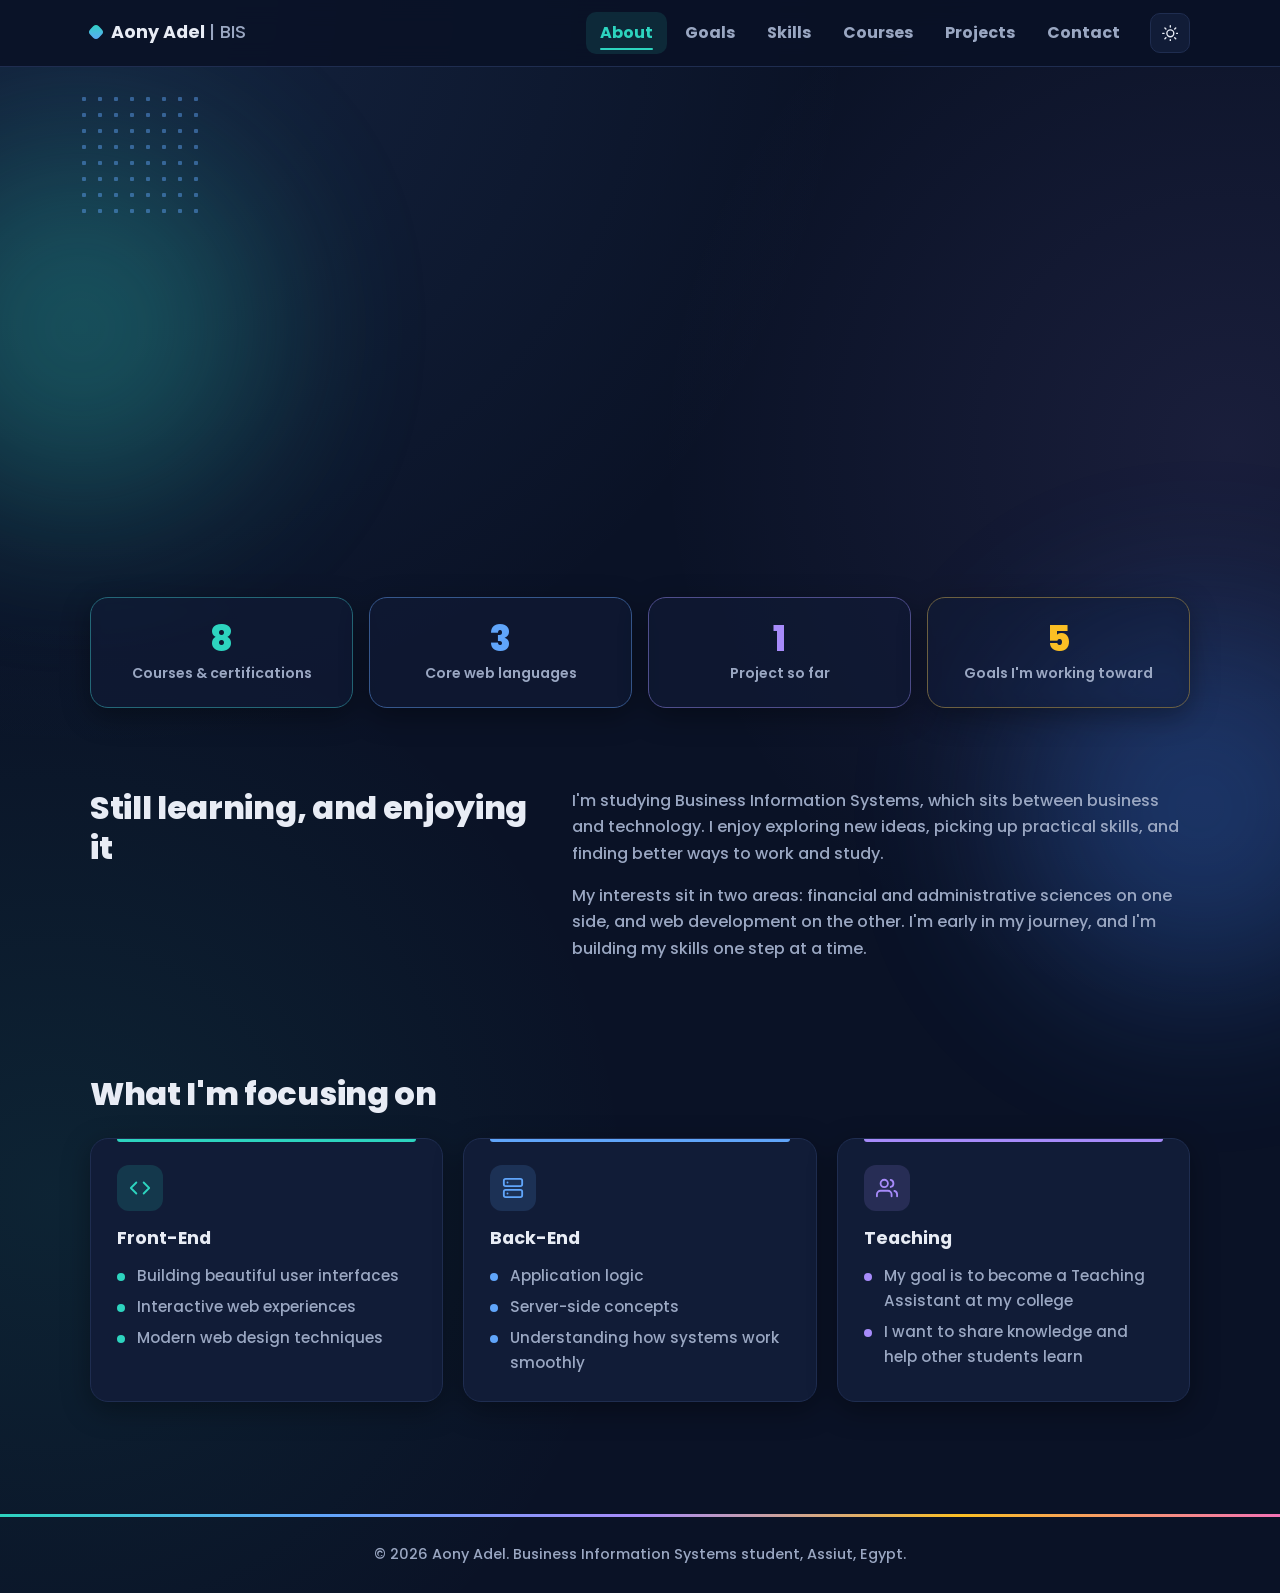
<file: index.html>
<!DOCTYPE html>
<html lang="en">
<head>
<meta charset="UTF-8">
<meta name="viewport" content="width=device-width, initial-scale=1">
<title>About | Aony Adel</title>
<meta name="description" content="Aony Adel is a Business Information Systems student from Assiut, Egypt, passionate about learning, technology and practical skills.">
<meta name="theme-color" content="#0b1b3a">
<link rel="icon" href="assets/favicon.svg" type="image/svg+xml">
<link rel="canonical" href="https://aonyadel1-gif.github.io/portfolio-Aony-Adel-Fahim/">
<meta property="og:type" content="website"><meta property="og:site_name" content="Aony Adel">
<meta property="og:title" content="About | Aony Adel"><meta property="og:description" content="Aony Adel is a Business Information Systems student from Assiut, Egypt, passionate about learning, technology and practical skills.">
<meta property="og:url" content="https://aonyadel1-gif.github.io/portfolio-Aony-Adel-Fahim/"><meta property="og:image" content="https://aonyadel1-gif.github.io/portfolio-Aony-Adel-Fahim/assets/og-image.jpg">
<meta name="twitter:card" content="summary_large_image">
<link rel="preconnect" href="https://fonts.googleapis.com"><link rel="preconnect" href="https://fonts.gstatic.com" crossorigin>
<link href="https://fonts.googleapis.com/css2?family=Poppins:wght@400;500;600;700;800&display=swap" rel="stylesheet">
<link rel="stylesheet" href="css/style.css">
<script>var d=document.documentElement,t=null;try{t=localStorage.getItem('theme')}catch(e){}d.dataset.theme=t||'dark';try{if(!sessionStorage.getItem('intro'))d.classList.add('intro')}catch(e){}</script>
</head>
<body>
<div class="splash" aria-hidden="true"><div class="splash-in"><div class="splash-logo"><i class="rip"></i><i class="rip r2"></i><span>AA</span></div><p class="splash-name"><span style="--i:0">A</span><span style="--i:1">o</span><span style="--i:2">n</span><span style="--i:3">y</span><span class="sp"></span><span style="--i:5">A</span><span style="--i:6">d</span><span style="--i:7">e</span><span style="--i:8">l</span></p><p class="splash-sub">Business Information Systems Student</p><div class="splash-bar"><i id="bar"></i></div><p class="splash-pct"><b id="pct">0</b>%</p></div><p class="splash-foot">Assiut, Egypt</p></div>
<header class="site-header"><div class="container bar">
<a class="brand" href="index.html">Aony Adel <span>| BIS</span></a>
<nav id="nav" class="nav" aria-label="Main navigation"><a href="index.html" aria-current="page">About</a><a href="goals.html">Goals</a><a href="skills.html">Skills</a><a href="courses.html">Courses</a><a href="projects.html">Projects</a><a href="contact.html">Contact</a></nav>
<div class="tools">
<button class="icon-btn" id="theme" type="button" aria-label="Switch to dark mode"><svg data-icon="moon"></svg></button>
<button class="icon-btn menu-btn" id="menu" type="button" aria-label="Open menu" aria-expanded="false" aria-controls="nav"><svg data-icon="menu"></svg></button>
</div></div></header>
<main class="orbs">
<section class="container hero">
<div>
<h1 aria-label="Hello, I am Aony Adel"><span class="hello">Hello, I am</span><span class="typed" id="typed">Aony Adel</span></h1>
<p class="role">Full Stack Developer</p>
<p class="lead">A Business Information Systems student from Assiut, Egypt. I build responsive websites with HTML, CSS and JavaScript, with an interest in back-end development and data analysis.</p>
<blockquote class="quote">&ldquo;Learning and consistency are the keys to success.&rdquo;</blockquote>
<div class="actions"><a class="btn btn-primary" href="goals.html">See my goals</a><a class="btn btn-ghost" href="contact.html">Get in touch</a></div>
</div>
<aside class="profile" aria-label="Profile summary">
<div class="photo-frame">
<img src="assets/profile.webp" width="900" height="900" decoding="async" alt="Portrait of Aony Adel" onerror="this.parentNode.classList.add('no-photo')">
<span class="mono" aria-hidden="true">AA</span>
</div>
<p class="full">Eng/ Aony Adel Fahim Mikhael</p>
<p class="meta">Business Information Systems<br>Assiut, Egypt</p>
</aside>
</section>
<section class="container stats" aria-label="Quick facts">
<div class="stat" style="--c:var(--c1)"><b data-count="9">9</b><span>Courses &amp; certifications</span></div>
<div class="stat" style="--c:var(--c2)"><b data-count="3">3</b><span>Core web languages</span></div>
<div class="stat" style="--c:var(--c3)"><b data-count="1">1</b><span>Project so far</span></div>
<div class="stat" style="--c:var(--c4)"><b data-count="6">6</b><span>Goals I'm working toward</span></div>
</section>

<section class="container section split">
<h2>Still learning, and enjoying it</h2>
<div class="prose">
<p>I'm studying Business Information Systems, which sits between business and technology. I enjoy exploring new ideas, picking up practical skills, and finding better ways to work and study.</p>
<p>My interests sit in two areas: financial and administrative sciences on one side, and web development on the other. I'm early in my journey, and I'm building my skills one step at a time.</p>
</div>
</section>

<section class="container section">
<h2>What I'm focusing on</h2>
<div class="grid" style="margin-top:24px">
<article class="card"><div class="ico"><svg data-icon="code"></svg></div><h3>Front-End</h3>
<ul class="ticks"><li>Building beautiful user interfaces</li><li>Interactive web experiences</li><li>Modern web design techniques</li></ul></article>
<article class="card"><div class="ico"><svg data-icon="server"></svg></div><h3>Back-End</h3>
<ul class="ticks"><li>Application logic</li><li>Server-side concepts</li><li>Understanding how systems work smoothly</li></ul></article>
<article class="card"><div class="ico"><svg data-icon="users"></svg></div><h3>Teaching</h3>
<ul class="ticks"><li>My goal is to become a Teaching Assistant at my college</li><li>I want to share knowledge and help other students learn</li></ul></article>
</div>
</section>

</main>
<footer class="site-footer"><div class="container">&copy; 2026 Aony Adel. Business Information Systems student, Assiut, Egypt.</div></footer>
<script src="js/script.js"></script>
</body>
</html>
</file>
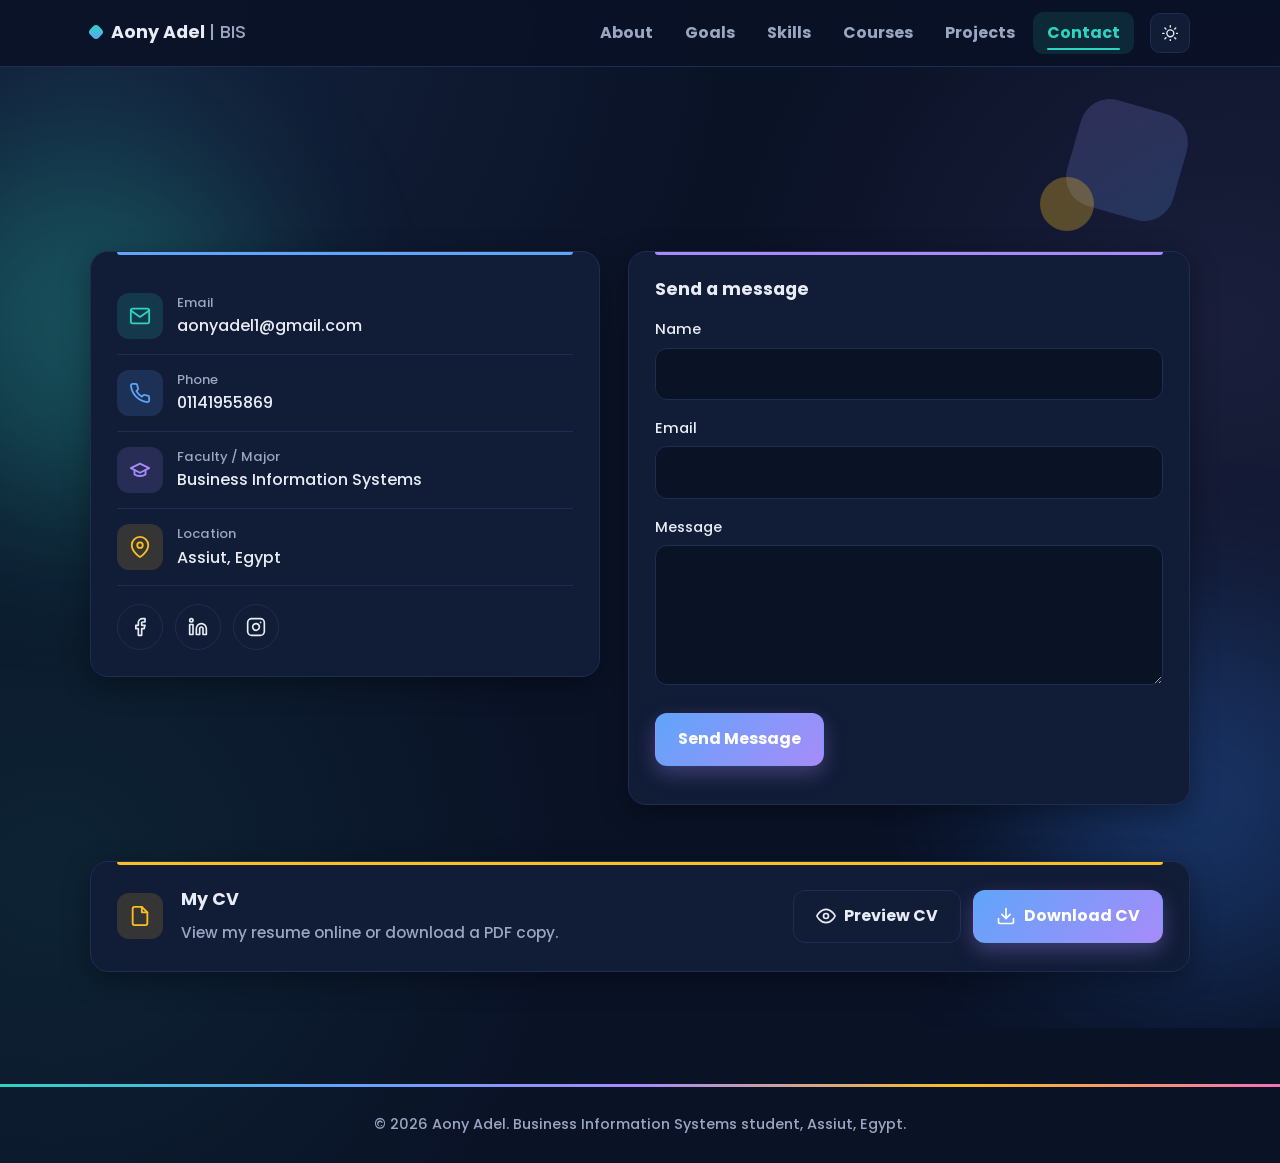
<file: contact.html>
<!DOCTYPE html>
<html lang="en">
<head>
<meta charset="UTF-8">
<meta name="viewport" content="width=device-width, initial-scale=1">
<title>Contact | Aony Adel</title>
<meta name="description" content="Contact Aony Adel by email, phone or social media.">
<meta name="theme-color" content="#0b1b3a">
<link rel="icon" href="assets/favicon.svg" type="image/svg+xml">
<link rel="canonical" href="https://aonyadel1-gif.github.io/portfolio-Aony-Adel-Fahim/contact.html">
<meta property="og:type" content="website"><meta property="og:site_name" content="Aony Adel">
<meta property="og:title" content="Contact | Aony Adel"><meta property="og:description" content="Contact Aony Adel by email, phone or social media.">
<meta property="og:url" content="https://aonyadel1-gif.github.io/portfolio-Aony-Adel-Fahim/contact.html"><meta property="og:image" content="https://aonyadel1-gif.github.io/portfolio-Aony-Adel-Fahim/assets/og-image.jpg">
<meta name="twitter:card" content="summary_large_image">
<link rel="preconnect" href="https://fonts.googleapis.com"><link rel="preconnect" href="https://fonts.gstatic.com" crossorigin>
<link href="https://fonts.googleapis.com/css2?family=Poppins:wght@400;500;600;700;800&display=swap" rel="stylesheet">
<link rel="stylesheet" href="css/style.css">
<script>var d=document.documentElement,t=null;try{t=localStorage.getItem('theme')}catch(e){}d.dataset.theme=t||'dark';try{if(!sessionStorage.getItem('intro'))d.classList.add('intro')}catch(e){}</script>
</head>
<body>
<div class="splash" aria-hidden="true"><div class="splash-in"><div class="splash-logo"><i class="rip"></i><i class="rip r2"></i><span>AA</span></div><p class="splash-name"><span style="--i:0">A</span><span style="--i:1">o</span><span style="--i:2">n</span><span style="--i:3">y</span><span class="sp"></span><span style="--i:5">A</span><span style="--i:6">d</span><span style="--i:7">e</span><span style="--i:8">l</span></p><p class="splash-sub">Business Information Systems Student</p><div class="splash-bar"><i id="bar"></i></div><p class="splash-pct"><b id="pct">0</b>%</p></div><p class="splash-foot">Assiut, Egypt</p></div>
<header class="site-header"><div class="container bar">
<a class="brand" href="index.html">Aony Adel <span>| BIS</span></a>
<nav id="nav" class="nav" aria-label="Main navigation"><a href="index.html">About</a><a href="goals.html">Goals</a><a href="skills.html">Skills</a><a href="courses.html">Courses</a><a href="projects.html">Projects</a><a href="contact.html" aria-current="page">Contact</a></nav>
<div class="tools">
<button class="icon-btn" id="theme" type="button" aria-label="Switch to dark mode"><svg data-icon="moon"></svg></button>
<button class="icon-btn menu-btn" id="menu" type="button" aria-label="Open menu" aria-expanded="false" aria-controls="nav"><svg data-icon="menu"></svg></button>
</div></div></header>
<main class="orbs">
<section class="container page-head">
<h1>Get in touch</h1>
</section>
<section class="container section contact" style="padding-top:16px">
<div class="card">
<div class="info"><div class="ico"><svg data-icon="mail"></svg></div><div><small>Email</small><a href="mailto:aonyadel1@gmail.com">aonyadel1@gmail.com</a></div></div>
<div class="info"><div class="ico"><svg data-icon="phone"></svg></div><div><small>Phone</small><a href="tel:+201141955869">01141955869</a></div></div>
<div class="info"><div class="ico"><svg data-icon="school"></svg></div><div><small>Faculty / Major</small><span>Business Information Systems</span></div></div>
<div class="info"><div class="ico"><svg data-icon="pin"></svg></div><div><small>Location</small><span>Assiut, Egypt</span></div></div>
<div class="social">
<a href="https://www.facebook.com/share/1F85Qph6r8/" target="_blank" rel="noopener noreferrer" aria-label="Facebook"><svg data-icon="facebook"></svg></a>
<a href="https://www.linkedin.com/in/aony-adel-8b6357357/" target="_blank" rel="noopener noreferrer" aria-label="LinkedIn"><svg data-icon="linkedin"></svg></a>
<a href="https://www.instagram.com/aony_3del/" target="_blank" rel="noopener noreferrer" aria-label="Instagram"><svg data-icon="instagram"></svg></a>
</div>
</div>
<form class="card" id="contact-form">
<h3>Send a message</h3>
<label for="name">Name</label><input id="name" name="name" type="text" autocomplete="name" required>
<label for="email">Email</label><input id="email" name="email" type="email" autocomplete="email" required>
<label for="message">Message</label><textarea id="message" name="message" required></textarea>
<input type="hidden" name="_captcha" value="false"><input type="hidden" name="_template" value="table"><input type="hidden" name="_subject" value="New message from your portfolio"><input type="text" name="_honey" tabindex="-1" autocomplete="off" style="display:none" aria-hidden="true">
<button class="btn btn-primary" type="submit">Send Message</button>
<p id="form-status" dir="auto" role="status" aria-live="polite"></p>
</form>
</section>
<section class="container section" style="padding-top:0">
<div class="card cv">
<div class="ico"><svg data-icon="file"></svg></div>
<div class="cv-text"><h3>My CV</h3><p>View my resume online or download a PDF copy.</p></div>
<div class="actions">
<a class="btn btn-ghost" href="assets/Aony_Adel_CV.pdf" target="_blank" rel="noopener noreferrer"><svg data-icon="eye"></svg>Preview CV</a>
<a class="btn btn-primary" href="assets/Aony_Adel_CV.pdf" download="Aony_Adel_CV.pdf"><svg data-icon="download"></svg>Download CV</a>
</div>
</div>
</section>
</main>
<footer class="site-footer"><div class="container">&copy; 2026 Aony Adel. Business Information Systems student, Assiut, Egypt.</div></footer>
<script src="js/script.js"></script>
</body>
</html>
</file>
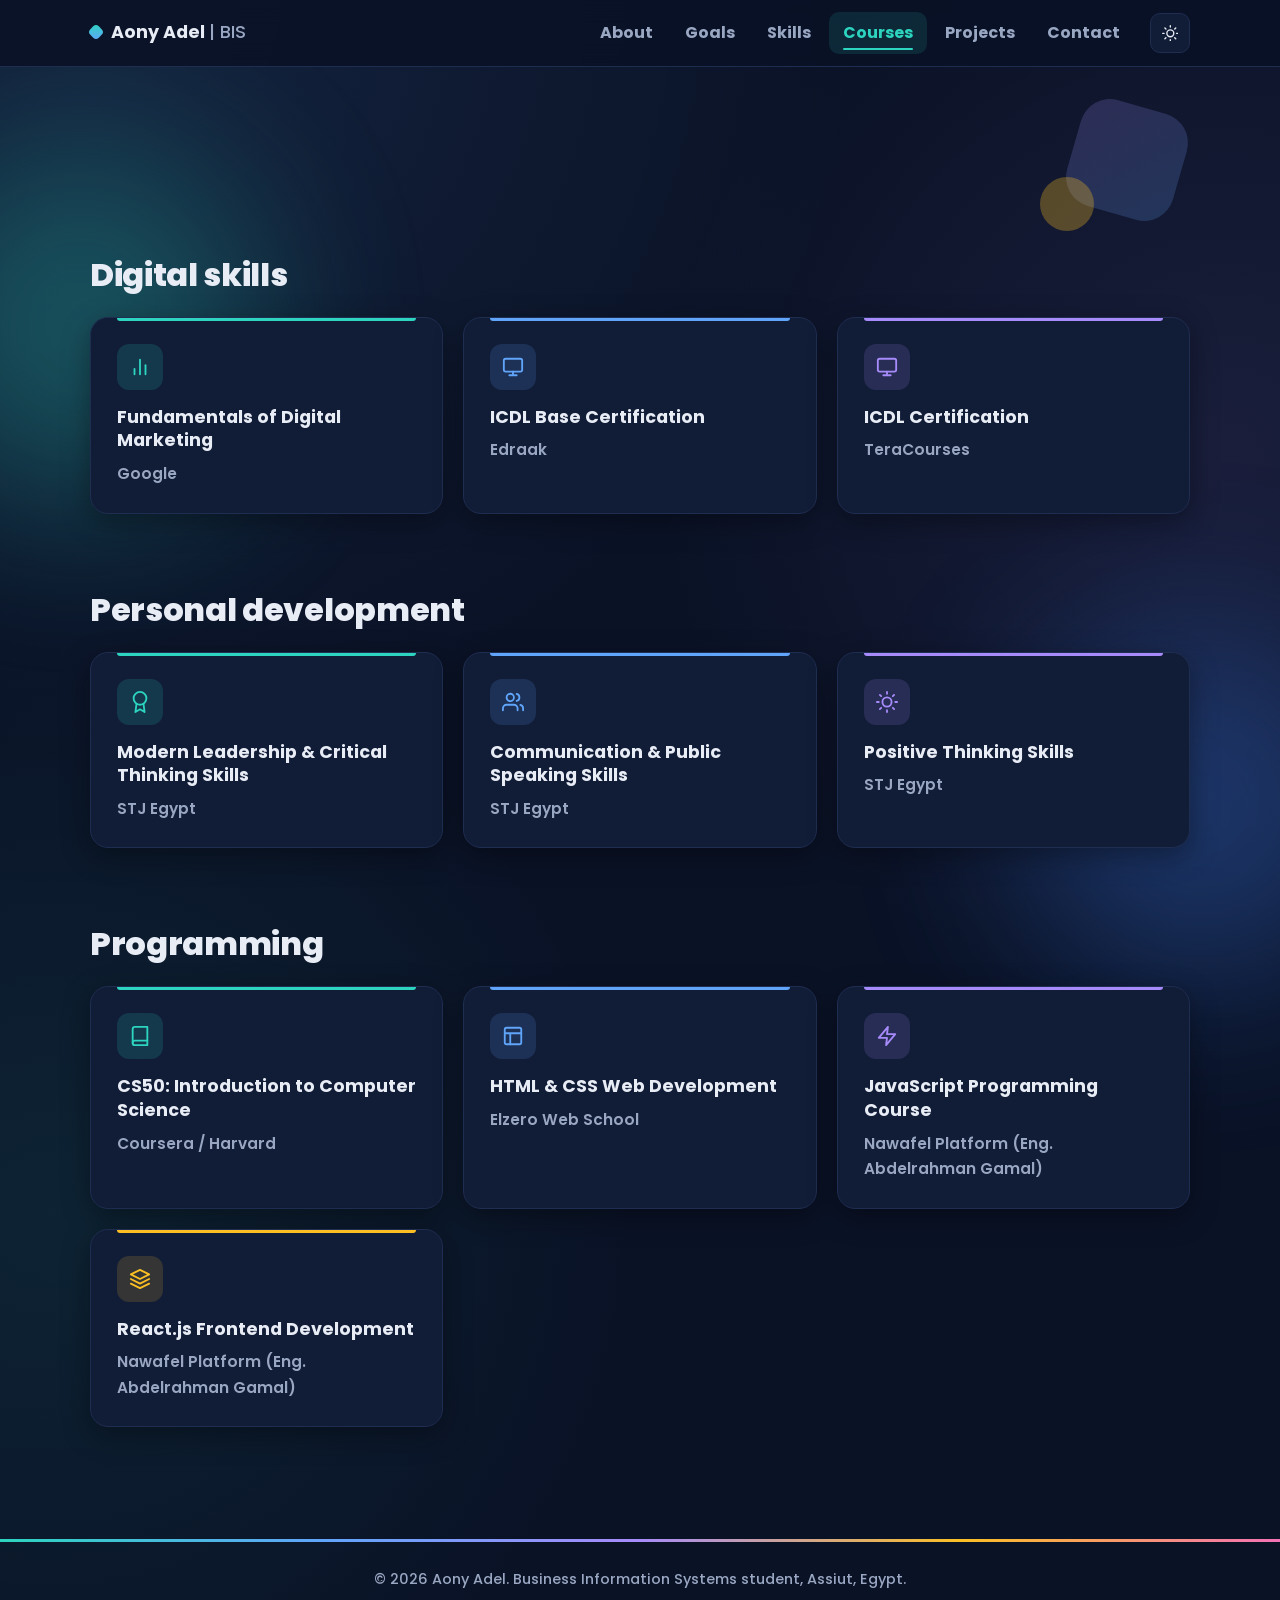
<file: courses.html>
<!DOCTYPE html>
<html lang="en">
<head>
<meta charset="UTF-8">
<meta name="viewport" content="width=device-width, initial-scale=1">
<title>Courses | Aony Adel</title>
<meta name="description" content="Courses and certifications completed by Aony Adel.">
<meta name="theme-color" content="#0b1b3a">
<link rel="icon" href="assets/favicon.svg" type="image/svg+xml">
<link rel="canonical" href="https://aonyadel1-gif.github.io/portfolio-Aony-Adel-Fahim/courses.html">
<meta property="og:type" content="website"><meta property="og:site_name" content="Aony Adel">
<meta property="og:title" content="Courses | Aony Adel"><meta property="og:description" content="Courses and certifications completed by Aony Adel.">
<meta property="og:url" content="https://aonyadel1-gif.github.io/portfolio-Aony-Adel-Fahim/courses.html"><meta property="og:image" content="https://aonyadel1-gif.github.io/portfolio-Aony-Adel-Fahim/assets/og-image.jpg">
<meta name="twitter:card" content="summary_large_image">
<link rel="preconnect" href="https://fonts.googleapis.com"><link rel="preconnect" href="https://fonts.gstatic.com" crossorigin>
<link href="https://fonts.googleapis.com/css2?family=Poppins:wght@400;500;600;700;800&display=swap" rel="stylesheet">
<link rel="stylesheet" href="css/style.css">
<script>var d=document.documentElement,t=null;try{t=localStorage.getItem('theme')}catch(e){}d.dataset.theme=t||'dark';try{if(!sessionStorage.getItem('intro'))d.classList.add('intro')}catch(e){}</script>
</head>
<body>
<div class="splash" aria-hidden="true"><div class="splash-in"><div class="splash-logo"><i class="rip"></i><i class="rip r2"></i><span>AA</span></div><p class="splash-name"><span style="--i:0">A</span><span style="--i:1">o</span><span style="--i:2">n</span><span style="--i:3">y</span><span class="sp"></span><span style="--i:5">A</span><span style="--i:6">d</span><span style="--i:7">e</span><span style="--i:8">l</span></p><p class="splash-sub">Business Information Systems Student</p><div class="splash-bar"><i id="bar"></i></div><p class="splash-pct"><b id="pct">0</b>%</p></div><p class="splash-foot">Assiut, Egypt</p></div>
<header class="site-header"><div class="container bar">
<a class="brand" href="index.html">Aony Adel <span>| BIS</span></a>
<nav id="nav" class="nav" aria-label="Main navigation"><a href="index.html">About</a><a href="goals.html">Goals</a><a href="skills.html">Skills</a><a href="courses.html" aria-current="page">Courses</a><a href="projects.html">Projects</a><a href="contact.html">Contact</a></nav>
<div class="tools">
<button class="icon-btn" id="theme" type="button" aria-label="Switch to dark mode"><svg data-icon="moon"></svg></button>
<button class="icon-btn menu-btn" id="menu" type="button" aria-label="Open menu" aria-expanded="false" aria-controls="nav"><svg data-icon="menu"></svg></button>
</div></div></header>
<main class="orbs">
<section class="container page-head">
<h1>Courses</h1>
</section>
<section class="container section" style="padding-top:20px"><h2>Digital skills</h2><div class="grid">
<article class="card"><div class="ico"><svg data-icon="chart"></svg></div><h3>Fundamentals of Digital Marketing</h3><p class="prov">Google</p></article>
<article class="card"><div class="ico"><svg data-icon="monitor"></svg></div><h3>ICDL Base Certification</h3><p class="prov">Edraak</p></article>
<article class="card"><div class="ico"><svg data-icon="monitor"></svg></div><h3>ICDL Certification</h3><p class="prov">TeraCourses</p></article>
</div></section>
<section class="container section" style="padding-top:20px"><h2>Personal development</h2><div class="grid">
<article class="card"><div class="ico"><svg data-icon="award"></svg></div><h3>Modern Leadership &amp; Critical Thinking Skills</h3><p class="prov">STJ Egypt</p></article>
<article class="card"><div class="ico"><svg data-icon="users"></svg></div><h3>Communication &amp; Public Speaking Skills</h3><p class="prov">STJ Egypt</p></article>
<article class="card"><div class="ico"><svg data-icon="sun"></svg></div><h3>Positive Thinking Skills</h3><p class="prov">STJ Egypt</p></article>
</div></section>
<section class="container section" style="padding-top:20px"><h2>Programming</h2><div class="grid">
<article class="card"><div class="ico"><svg data-icon="book"></svg></div><h3>CS50: Introduction to Computer Science</h3><p class="prov">Coursera / Harvard</p></article>
<article class="card"><div class="ico"><svg data-icon="layout"></svg></div><h3>HTML &amp; CSS Web Development</h3><p class="prov">Elzero Web School</p></article>
<article class="card"><div class="ico"><svg data-icon="zap"></svg></div><h3>JavaScript Programming Course</h3><p class="prov">Nawafel Platform (Eng. Abdelrahman Gamal)</p></article>
<article class="card"><div class="ico"><svg data-icon="layers"></svg></div><h3>React.js Frontend Development</h3><p class="prov">Nawafel Platform (Eng. Abdelrahman Gamal)</p></article>
</div></section>
</main>
<footer class="site-footer"><div class="container">&copy; 2026 Aony Adel. Business Information Systems student, Assiut, Egypt.</div></footer>
<script src="js/script.js"></script>
</body>
</html>
</file>
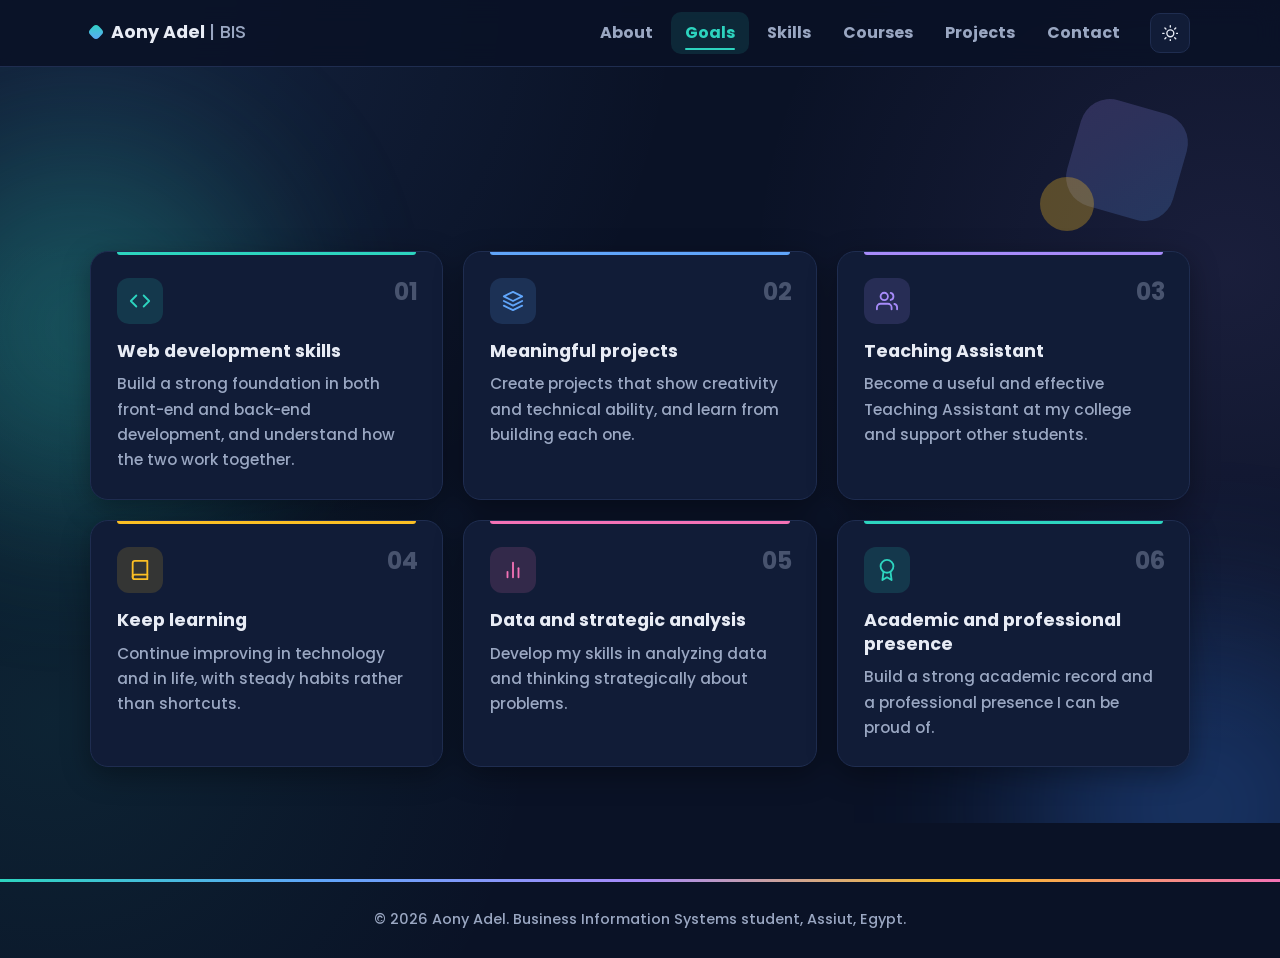
<file: goals.html>
<!DOCTYPE html>
<html lang="en">
<head>
<meta charset="UTF-8">
<meta name="viewport" content="width=device-width, initial-scale=1">
<title>Goals | Aony Adel</title>
<meta name="description" content="Six goals guiding Aony Adel's studies and skill development.">
<meta name="theme-color" content="#0b1b3a">
<link rel="icon" href="assets/favicon.svg" type="image/svg+xml">
<link rel="canonical" href="https://aonyadel1-gif.github.io/portfolio-Aony-Adel-Fahim/goals.html">
<meta property="og:type" content="website"><meta property="og:site_name" content="Aony Adel">
<meta property="og:title" content="Goals | Aony Adel"><meta property="og:description" content="Six goals guiding Aony Adel's studies and skill development.">
<meta property="og:url" content="https://aonyadel1-gif.github.io/portfolio-Aony-Adel-Fahim/goals.html"><meta property="og:image" content="https://aonyadel1-gif.github.io/portfolio-Aony-Adel-Fahim/assets/og-image.jpg">
<meta name="twitter:card" content="summary_large_image">
<link rel="preconnect" href="https://fonts.googleapis.com"><link rel="preconnect" href="https://fonts.gstatic.com" crossorigin>
<link href="https://fonts.googleapis.com/css2?family=Poppins:wght@400;500;600;700;800&display=swap" rel="stylesheet">
<link rel="stylesheet" href="css/style.css">
<script>var d=document.documentElement,t=null;try{t=localStorage.getItem('theme')}catch(e){}d.dataset.theme=t||'dark';try{if(!sessionStorage.getItem('intro'))d.classList.add('intro')}catch(e){}</script>
</head>
<body>
<div class="splash" aria-hidden="true"><div class="splash-in"><div class="splash-logo"><i class="rip"></i><i class="rip r2"></i><span>AA</span></div><p class="splash-name"><span style="--i:0">A</span><span style="--i:1">o</span><span style="--i:2">n</span><span style="--i:3">y</span><span class="sp"></span><span style="--i:5">A</span><span style="--i:6">d</span><span style="--i:7">e</span><span style="--i:8">l</span></p><p class="splash-sub">Business Information Systems Student</p><div class="splash-bar"><i id="bar"></i></div><p class="splash-pct"><b id="pct">0</b>%</p></div><p class="splash-foot">Assiut, Egypt</p></div>
<header class="site-header"><div class="container bar">
<a class="brand" href="index.html">Aony Adel <span>| BIS</span></a>
<nav id="nav" class="nav" aria-label="Main navigation"><a href="index.html">About</a><a href="goals.html" aria-current="page">Goals</a><a href="skills.html">Skills</a><a href="courses.html">Courses</a><a href="projects.html">Projects</a><a href="contact.html">Contact</a></nav>
<div class="tools">
<button class="icon-btn" id="theme" type="button" aria-label="Switch to dark mode"><svg data-icon="moon"></svg></button>
<button class="icon-btn menu-btn" id="menu" type="button" aria-label="Open menu" aria-expanded="false" aria-controls="nav"><svg data-icon="menu"></svg></button>
</div></div></header>
<main class="orbs">
<section class="container page-head">
<h1>My goals</h1>
</section>
<section class="container section" style="padding-top:16px"><div class="grid">
<article class="card goal"><span class="n">01</span><div class="ico"><svg data-icon="code"></svg></div><h3>Web development skills</h3><p>Build a strong foundation in both front-end and back-end development, and understand how the two work together.</p></article>
<article class="card goal"><span class="n">02</span><div class="ico"><svg data-icon="layers"></svg></div><h3>Meaningful projects</h3><p>Create projects that show creativity and technical ability, and learn from building each one.</p></article>
<article class="card goal"><span class="n">03</span><div class="ico"><svg data-icon="users"></svg></div><h3>Teaching Assistant</h3><p>Become a useful and effective Teaching Assistant at my college and support other students.</p></article>
<article class="card goal"><span class="n">04</span><div class="ico"><svg data-icon="book"></svg></div><h3>Keep learning</h3><p>Continue improving in technology and in life, with steady habits rather than shortcuts.</p></article>
<article class="card goal"><span class="n">05</span><div class="ico"><svg data-icon="chart"></svg></div><h3>Data and strategic analysis</h3><p>Develop my skills in analyzing data and thinking strategically about problems.</p></article>
<article class="card goal"><span class="n">06</span><div class="ico"><svg data-icon="award"></svg></div><h3>Academic and professional presence</h3><p>Build a strong academic record and a professional presence I can be proud of.</p></article>
</div></section>
</main>
<footer class="site-footer"><div class="container">&copy; 2026 Aony Adel. Business Information Systems student, Assiut, Egypt.</div></footer>
<script src="js/script.js"></script>
</body>
</html>
</file>
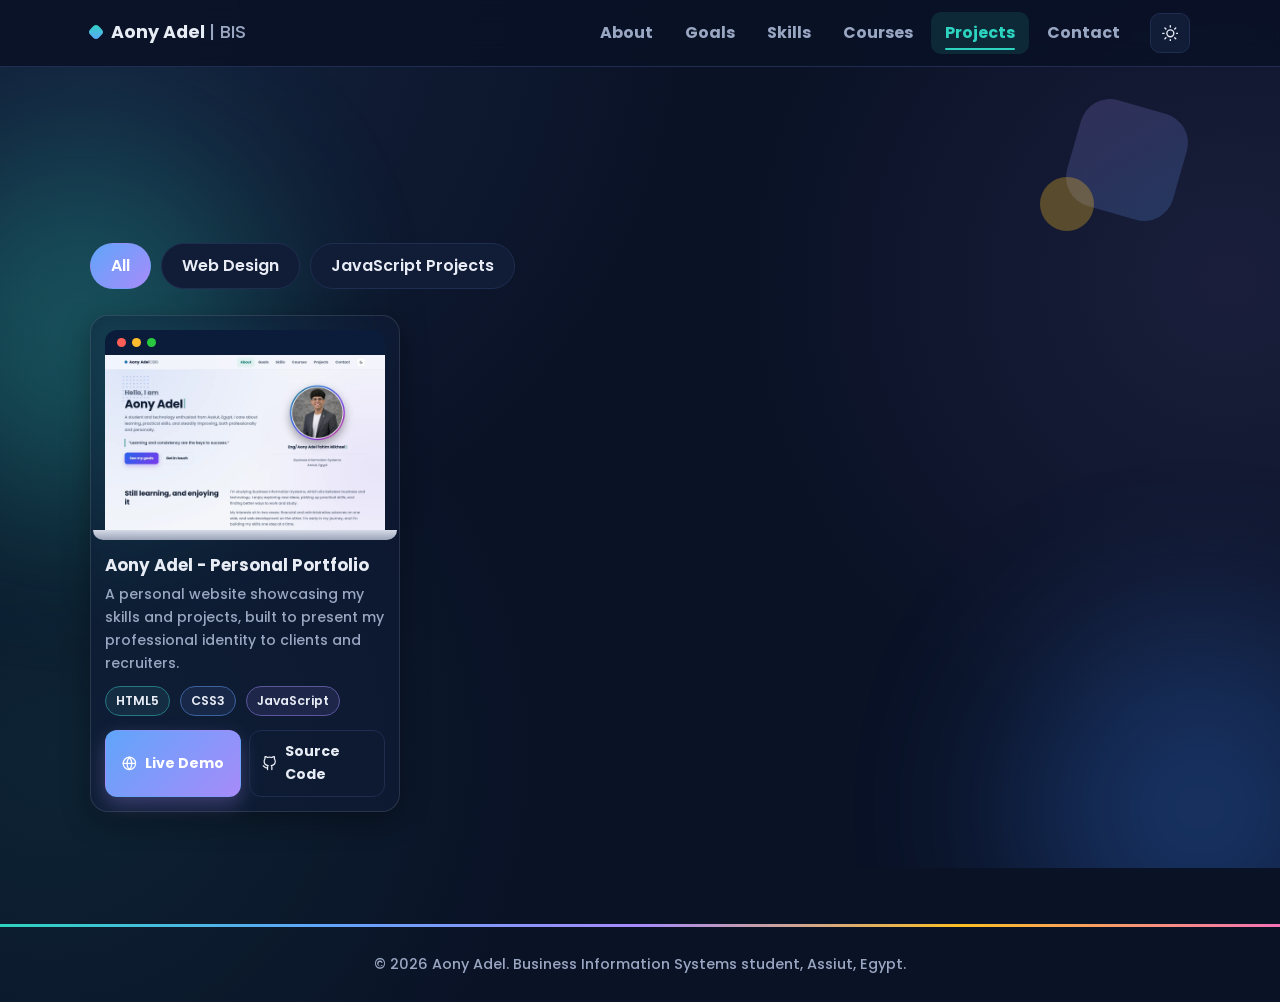
<file: projects.html>
<!DOCTYPE html>
<html lang="en">
<head>
<meta charset="UTF-8">
<meta name="viewport" content="width=device-width, initial-scale=1">
<title>Projects | Aony Adel</title>
<meta name="description" content="Projects by Aony Adel will be added here soon.">
<meta name="theme-color" content="#0b1b3a">
<link rel="icon" href="assets/favicon.svg" type="image/svg+xml">
<link rel="canonical" href="https://aonyadel1-gif.github.io/portfolio-Aony-Adel-Fahim/projects.html">
<meta property="og:type" content="website"><meta property="og:site_name" content="Aony Adel">
<meta property="og:title" content="Projects | Aony Adel"><meta property="og:description" content="Projects by Aony Adel will be added here soon.">
<meta property="og:url" content="https://aonyadel1-gif.github.io/portfolio-Aony-Adel-Fahim/projects.html"><meta property="og:image" content="https://aonyadel1-gif.github.io/portfolio-Aony-Adel-Fahim/assets/og-image.jpg">
<meta name="twitter:card" content="summary_large_image">
<link rel="preconnect" href="https://fonts.googleapis.com"><link rel="preconnect" href="https://fonts.gstatic.com" crossorigin>
<link href="https://fonts.googleapis.com/css2?family=Poppins:wght@400;500;600;700;800&display=swap" rel="stylesheet">
<link rel="stylesheet" href="css/style.css">
<script>var d=document.documentElement,t=null;try{t=localStorage.getItem('theme')}catch(e){}d.dataset.theme=t||'dark';try{if(!sessionStorage.getItem('intro'))d.classList.add('intro')}catch(e){}</script>
</head>
<body>
<div class="splash" aria-hidden="true"><div class="splash-in"><div class="splash-logo"><i class="rip"></i><i class="rip r2"></i><span>AA</span></div><p class="splash-name"><span style="--i:0">A</span><span style="--i:1">o</span><span style="--i:2">n</span><span style="--i:3">y</span><span class="sp"></span><span style="--i:5">A</span><span style="--i:6">d</span><span style="--i:7">e</span><span style="--i:8">l</span></p><p class="splash-sub">Business Information Systems Student</p><div class="splash-bar"><i id="bar"></i></div><p class="splash-pct"><b id="pct">0</b>%</p></div><p class="splash-foot">Assiut, Egypt</p></div>
<header class="site-header"><div class="container bar">
<a class="brand" href="index.html">Aony Adel <span>| BIS</span></a>
<nav id="nav" class="nav" aria-label="Main navigation"><a href="index.html">About</a><a href="goals.html">Goals</a><a href="skills.html">Skills</a><a href="courses.html">Courses</a><a href="projects.html" aria-current="page">Projects</a><a href="contact.html">Contact</a></nav>
<div class="tools">
<button class="icon-btn" id="theme" type="button" aria-label="Switch to dark mode"><svg data-icon="moon"></svg></button>
<button class="icon-btn menu-btn" id="menu" type="button" aria-label="Open menu" aria-expanded="false" aria-controls="nav"><svg data-icon="menu"></svg></button>
</div></div></header>
<main class="orbs">
<section class="container page-head">
<h1>Projects</h1>
</section>
<section class="container section" style="padding-top:8px">
<div class="filters" role="group" aria-label="Filter projects">
<button class="filter active" type="button" data-filter="all" aria-pressed="true">All</button>
<button class="filter" type="button" data-filter="web" aria-pressed="false">Web Design</button>
<button class="filter" type="button" data-filter="js" aria-pressed="false">JavaScript Projects</button>
</div>
<div class="projects">
<article class="project" data-category="web js">
<div class="mock-wrap">
<div class="mock"><div class="mock-bar"><i></i><i></i><i></i></div>
<div class="mock-screen"><img src="assets/projects/portfolio-preview.webp" alt="Screenshot of the Aony Adel portfolio website" loading="lazy" onerror="this.parentNode.classList.add('no-img')"><span class="ph">Portfolio preview</span></div></div>
<div class="mock-base"></div>
</div>
<h3>Aony Adel - Personal Portfolio</h3>
<p>A personal website showcasing my skills and projects, built to present my professional identity to clients and recruiters.</p>
<div class="chips tech"><span class="chip">HTML5</span><span class="chip">CSS3</span><span class="chip">JavaScript</span></div>
<div class="actions">
<a class="btn btn-primary" href="https://aonyadel1-gif.github.io/portfolio-Aony-Adel-Fahim/" target="_blank" rel="noopener noreferrer"><svg data-icon="globe"></svg>Live Demo</a>
<a class="btn btn-ghost" href="https://github.com/aonyadel1-gif/portfolio-Aony-Adel-Fahim" target="_blank" rel="noopener noreferrer"><svg data-icon="github"></svg>Source Code</a>
</div>
</article>
</div>
<p id="no-match" class="note" hidden>No projects in this category yet.</p>
</section>
</main>
<footer class="site-footer"><div class="container">&copy; 2026 Aony Adel. Business Information Systems student, Assiut, Egypt.</div></footer>
<script src="js/script.js"></script>
</body>
</html>
</file>
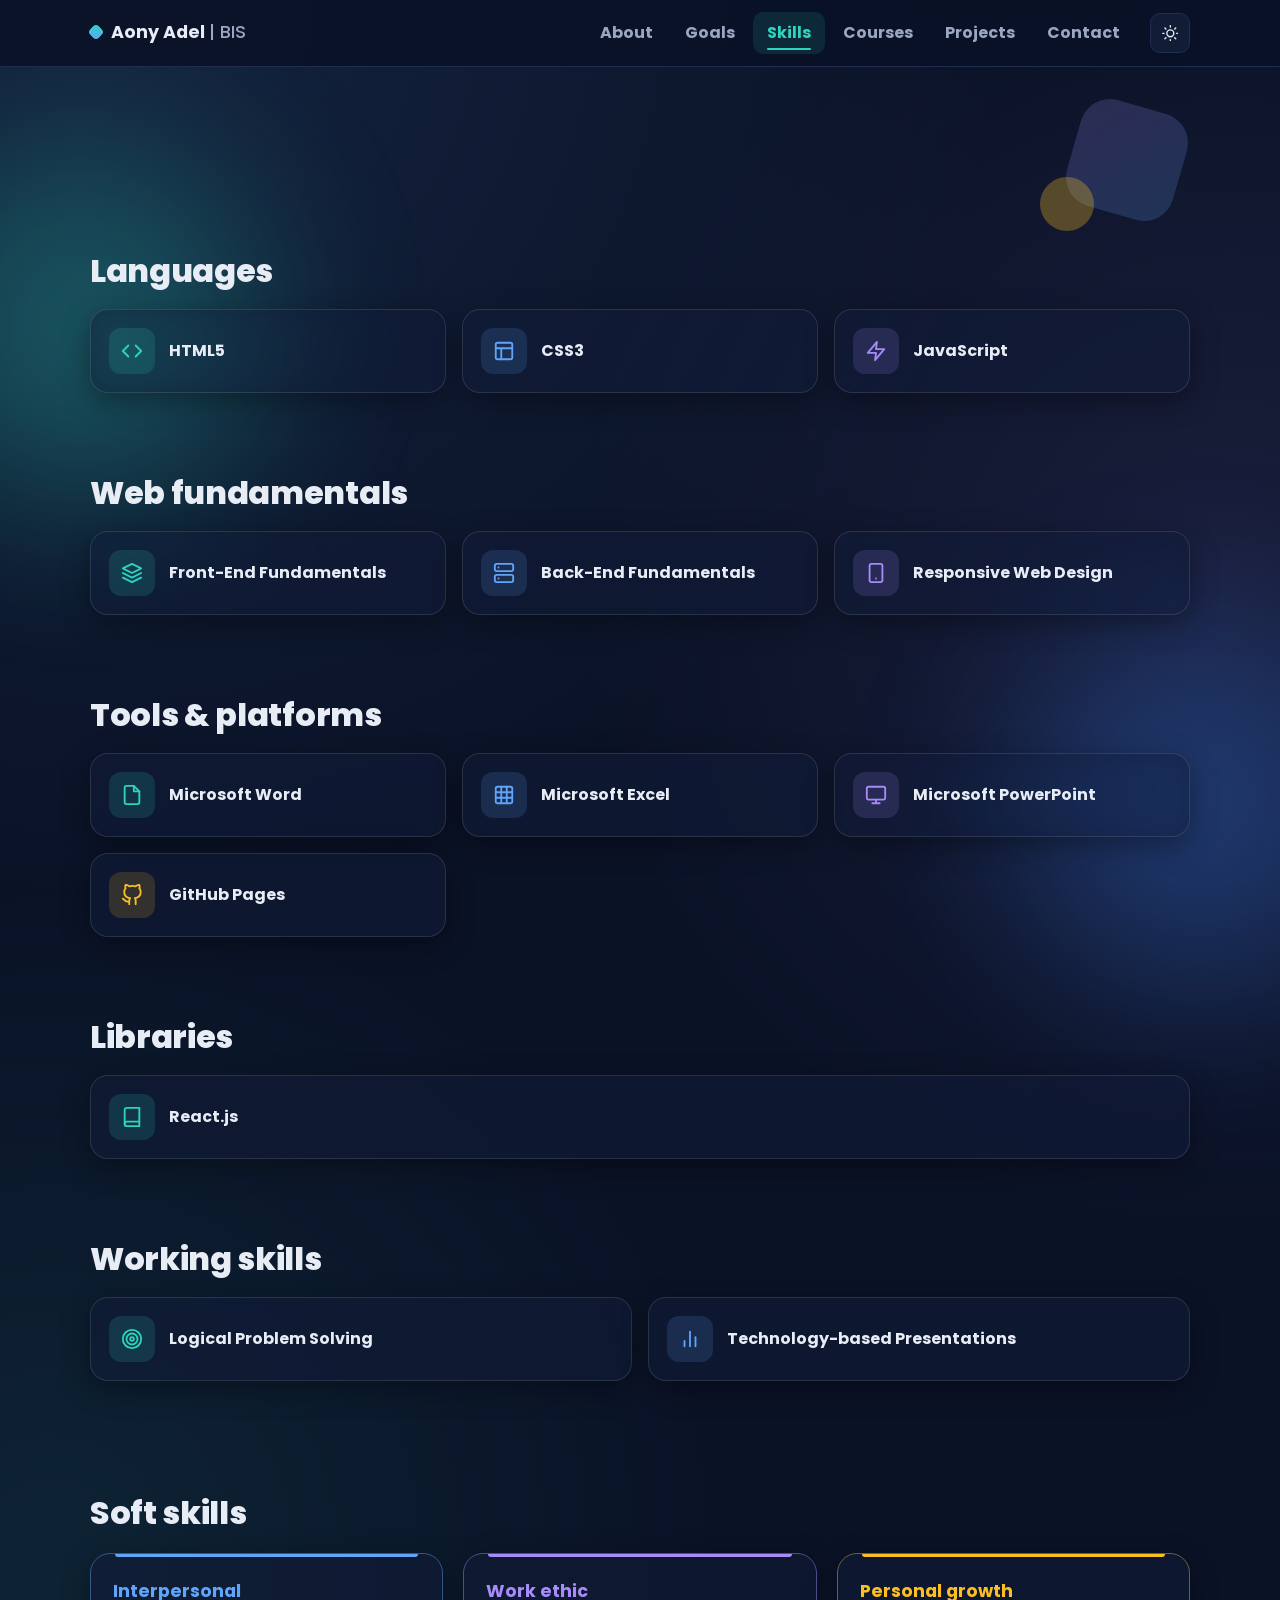
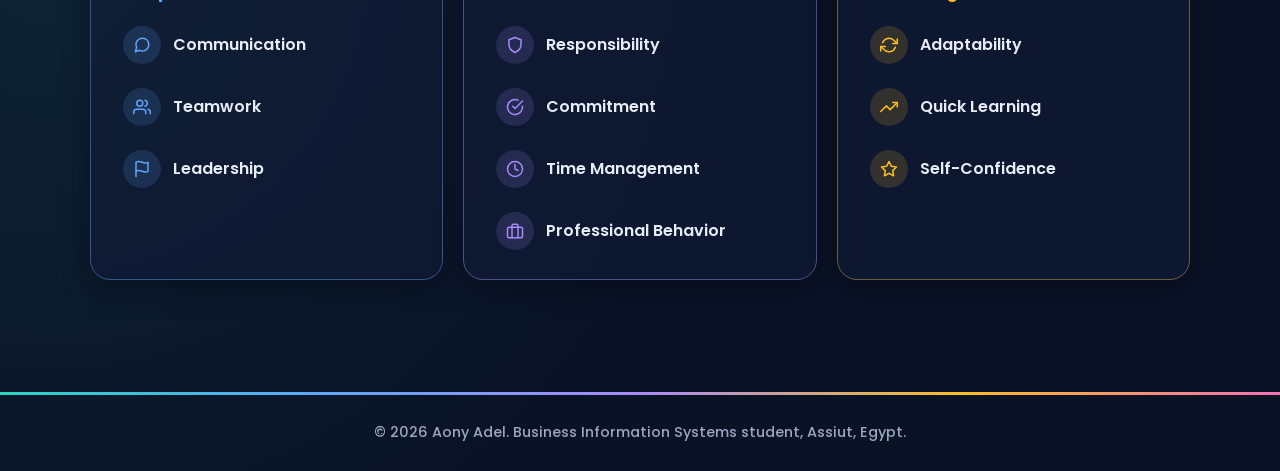
<file: skills.html>
<!DOCTYPE html>
<html lang="en">
<head>
<meta charset="UTF-8">
<meta name="viewport" content="width=device-width, initial-scale=1">
<title>Skills | Aony Adel</title>
<meta name="description" content="Computer, technical and soft skills of Aony Adel, with realistic skill levels.">
<meta name="theme-color" content="#0b1b3a">
<link rel="icon" href="assets/favicon.svg" type="image/svg+xml">
<link rel="canonical" href="https://aonyadel1-gif.github.io/portfolio-Aony-Adel-Fahim/skills.html">
<meta property="og:type" content="website"><meta property="og:site_name" content="Aony Adel">
<meta property="og:title" content="Skills | Aony Adel"><meta property="og:description" content="Computer, technical and soft skills of Aony Adel, with realistic skill levels.">
<meta property="og:url" content="https://aonyadel1-gif.github.io/portfolio-Aony-Adel-Fahim/skills.html"><meta property="og:image" content="https://aonyadel1-gif.github.io/portfolio-Aony-Adel-Fahim/assets/og-image.jpg">
<meta name="twitter:card" content="summary_large_image">
<link rel="preconnect" href="https://fonts.googleapis.com"><link rel="preconnect" href="https://fonts.gstatic.com" crossorigin>
<link href="https://fonts.googleapis.com/css2?family=Poppins:wght@400;500;600;700;800&display=swap" rel="stylesheet">
<link rel="stylesheet" href="css/style.css">
<script>var d=document.documentElement,t=null;try{t=localStorage.getItem('theme')}catch(e){}d.dataset.theme=t||'dark';try{if(!sessionStorage.getItem('intro'))d.classList.add('intro')}catch(e){}</script>
</head>
<body>
<div class="splash" aria-hidden="true"><div class="splash-in"><div class="splash-logo"><i class="rip"></i><i class="rip r2"></i><span>AA</span></div><p class="splash-name"><span style="--i:0">A</span><span style="--i:1">o</span><span style="--i:2">n</span><span style="--i:3">y</span><span class="sp"></span><span style="--i:5">A</span><span style="--i:6">d</span><span style="--i:7">e</span><span style="--i:8">l</span></p><p class="splash-sub">Business Information Systems Student</p><div class="splash-bar"><i id="bar"></i></div><p class="splash-pct"><b id="pct">0</b>%</p></div><p class="splash-foot">Assiut, Egypt</p></div>
<header class="site-header"><div class="container bar">
<a class="brand" href="index.html">Aony Adel <span>| BIS</span></a>
<nav id="nav" class="nav" aria-label="Main navigation"><a href="index.html">About</a><a href="goals.html">Goals</a><a href="skills.html" aria-current="page">Skills</a><a href="courses.html">Courses</a><a href="projects.html">Projects</a><a href="contact.html">Contact</a></nav>
<div class="tools">
<button class="icon-btn" id="theme" type="button" aria-label="Switch to dark mode"><svg data-icon="moon"></svg></button>
<button class="icon-btn menu-btn" id="menu" type="button" aria-label="Open menu" aria-expanded="false" aria-controls="nav"><svg data-icon="menu"></svg></button>
</div></div></header>
<main class="orbs">
<section class="container page-head">
<h1>Skills</h1>
</section>
<section class="container section" style="padding-top:16px"><h2>Languages</h2><ul class="skills">
<li class="skill"><div class="ico"><svg data-icon="code"></svg></div><div><span class="name">HTML5</span></div></li>
<li class="skill"><div class="ico"><svg data-icon="layout"></svg></div><div><span class="name">CSS3</span></div></li>
<li class="skill"><div class="ico"><svg data-icon="zap"></svg></div><div><span class="name">JavaScript</span></div></li>
</ul></section>
<section class="container section" style="padding-top:24px"><h2>Web fundamentals</h2><ul class="skills">
<li class="skill"><div class="ico"><svg data-icon="layers"></svg></div><div><span class="name">Front-End Fundamentals</span></div></li>
<li class="skill"><div class="ico"><svg data-icon="server"></svg></div><div><span class="name">Back-End Fundamentals</span></div></li>
<li class="skill"><div class="ico"><svg data-icon="smartphone"></svg></div><div><span class="name">Responsive Web Design</span></div></li>
</ul></section>
<section class="container section" style="padding-top:24px"><h2>Tools &amp; platforms</h2><ul class="skills">
<li class="skill"><div class="ico"><svg data-icon="file"></svg></div><div><span class="name">Microsoft Word</span></div></li>
<li class="skill"><div class="ico"><svg data-icon="grid"></svg></div><div><span class="name">Microsoft Excel</span></div></li>
<li class="skill"><div class="ico"><svg data-icon="monitor"></svg></div><div><span class="name">Microsoft PowerPoint</span></div></li>
<li class="skill"><div class="ico"><svg data-icon="github"></svg></div><div><span class="name">GitHub Pages</span></div></li>
</ul></section>
<section class="container section" style="padding-top:24px"><h2>Libraries</h2><ul class="skills">
<li class="skill"><div class="ico"><svg data-icon="book"></svg></div><div><span class="name">React.js</span></div></li>
</ul></section>
<section class="container section" style="padding-top:24px"><h2>Working skills</h2><ul class="skills">
<li class="skill"><div class="ico"><svg data-icon="target"></svg></div><div><span class="name">Logical Problem Solving</span></div></li>
<li class="skill"><div class="ico"><svg data-icon="chart"></svg></div><div><span class="name">Technology-based Presentations</span></div></li>
</ul></section>
<section class="container section"><h2>Soft skills</h2>
<div class="soft">
<article class="soft-card" style="--c:var(--c2)"><h3>Interpersonal</h3><ul><li><span class="ico"><svg data-icon="message"></svg></span>Communication</li><li><span class="ico"><svg data-icon="users"></svg></span>Teamwork</li><li><span class="ico"><svg data-icon="flag"></svg></span>Leadership</li></ul></article>
<article class="soft-card" style="--c:var(--c3)"><h3>Work ethic</h3><ul><li><span class="ico"><svg data-icon="shield"></svg></span>Responsibility</li><li><span class="ico"><svg data-icon="check"></svg></span>Commitment</li><li><span class="ico"><svg data-icon="clock"></svg></span>Time Management</li><li><span class="ico"><svg data-icon="briefcase"></svg></span>Professional Behavior</li></ul></article>
<article class="soft-card" style="--c:var(--c4)"><h3>Personal growth</h3><ul><li><span class="ico"><svg data-icon="refresh"></svg></span>Adaptability</li><li><span class="ico"><svg data-icon="trend"></svg></span>Quick Learning</li><li><span class="ico"><svg data-icon="star"></svg></span>Self-Confidence</li></ul></article>
</div></section>
</main>
<footer class="site-footer"><div class="container">&copy; 2026 Aony Adel. Business Information Systems student, Assiut, Egypt.</div></footer>
<script src="js/script.js"></script>
</body>
</html>
</file>
<file: css/style.css>
/* ===== Theme variables (edit colors here) ===== */
:root{--bg:#f4f6fa;--surface:#fff;--text:#0f1b33;--muted:#58647c;--line:#e0e5ee;--accent:#0f766e;--accent-soft:#e0f2f0;--btn-bg:#0b1b3a;--btn-text:#fff;--shadow:0 8px 28px rgba(11,27,58,.07)}
[data-theme=dark]{--bg:#0a1226;--surface:#111c37;--text:#e8ecf5;--muted:#9aa7c2;--line:#1f2d50;--accent:#2dd4bf;--accent-soft:rgba(45,212,191,.12);--btn-bg:#2dd4bf;--btn-text:#062033;--shadow:0 8px 28px rgba(0,0,0,.35)}

/* ===== Base ===== */
*,*::before,*::after{box-sizing:border-box;margin:0}
html{scroll-behavior:smooth;-webkit-text-size-adjust:100%}
body{font-family:'Poppins',system-ui,-apple-system,'Segoe UI',Roboto,sans-serif;background:var(--bg);color:var(--text);line-height:1.65;overflow-x:hidden;transition:background .3s,color .3s}
a{color:inherit;text-decoration:none}
svg{width:1.25em;height:1.25em;flex:none}
:focus-visible{outline:2px solid var(--accent);outline-offset:3px;border-radius:6px}
.container{width:min(1100px,100% - 40px);margin-inline:auto}
h1{font-size:clamp(2.1rem,5vw,3.3rem);line-height:1.15;letter-spacing:-.02em}
h2{font-size:clamp(1.5rem,3vw,2rem);line-height:1.25;letter-spacing:-.01em}
h3{font-size:1.1rem;line-height:1.35}
p{color:var(--muted)}
.lead{font-size:1.1rem;max-width:58ch;margin-top:16px}
.eyebrow{color:var(--accent);font-weight:600;font-size:.95rem;margin-bottom:10px}
main{animation:in .5s ease both}
@keyframes in{from{opacity:0;transform:translateY(10px)}}

/* ===== Header ===== */
.site-header{position:sticky;top:0;z-index:50;background:color-mix(in srgb,var(--bg) 88%,transparent);backdrop-filter:blur(12px);border-bottom:1px solid var(--line);transition:background .3s}
.bar{display:flex;align-items:center;gap:16px;height:66px}
.brand{font-weight:700;font-size:1.1rem}
.brand span{color:var(--muted);font-weight:500}
.nav{display:flex;gap:4px;margin-left:auto}
.nav a{padding:8px 14px;border-radius:10px;font-weight:500;color:var(--muted);transition:color .2s,background .2s}
.nav a:hover{color:var(--text);background:var(--accent-soft)}
.nav a[aria-current=page]{color:var(--accent);background:var(--accent-soft)}
.tools{display:flex;gap:8px}
.icon-btn{width:40px;height:40px;display:grid;place-items:center;border:1px solid var(--line);border-radius:10px;background:var(--surface);color:var(--text);cursor:pointer;transition:border-color .2s,color .2s}
.icon-btn:hover{border-color:var(--accent);color:var(--accent)}
.menu-btn{display:none}

/* ===== Layout ===== */
.section{padding:56px 0}
.page-head{padding:64px 0 24px}
.split{display:grid;grid-template-columns:1fr 1.4fr;gap:40px}
.prose p+p{margin-top:16px}
.grid{display:grid;gap:20px;grid-template-columns:repeat(auto-fit,minmax(min(100%,270px),1fr))}
.hero{display:grid;grid-template-columns:1.4fr 1fr;gap:48px;align-items:center;padding:72px 0 40px}
.quote{border-left:3px solid var(--accent);padding:4px 0 4px 16px;margin:26px 0;font-weight:500;font-size:1.1rem;color:var(--text)}
.actions{display:flex;flex-wrap:wrap;gap:12px}

/* ===== Buttons and chips ===== */
.btn{display:inline-flex;align-items:center;gap:8px;padding:12px 22px;border-radius:12px;font:inherit;font-weight:600;border:1px solid transparent;cursor:pointer;transition:transform .2s,opacity .2s,border-color .2s}
.btn:hover{transform:translateY(-2px)}
.btn-primary{background:var(--btn-bg);color:var(--btn-text)}
.btn-ghost{border-color:var(--line);color:var(--text);background:transparent}
.btn-ghost:hover{border-color:var(--accent)}
.chips{display:flex;flex-wrap:wrap;gap:10px;margin-top:18px}
.chip{padding:8px 16px;border:1px solid var(--line);border-radius:999px;background:var(--surface);font-size:.92rem;transition:border-color .2s,color .2s}
.chip:hover{border-color:var(--accent);color:var(--accent)}

/* ===== Cards ===== */
.card{position:relative;background:var(--surface);border:1px solid var(--line);border-radius:18px;padding:26px;box-shadow:var(--shadow);transition:transform .25s,border-color .25s,background .3s}
.card:hover{transform:translateY(-4px);border-color:var(--accent)}
.card p{margin-top:8px;font-size:.96rem}
.ico{width:46px;height:46px;border-radius:12px;background:var(--accent-soft);color:var(--accent);display:grid;place-items:center;margin-bottom:16px}
.ico svg{width:22px;height:22px}
.ticks{list-style:none;padding:0;margin-top:12px;display:grid;gap:6px;color:var(--muted);font-size:.95rem}
.ticks li{padding-left:20px;position:relative}
.ticks li::before{content:"";position:absolute;left:0;top:.65em;width:8px;height:8px;border-radius:50%;background:var(--accent)}
.goal .n{position:absolute;top:20px;right:24px;font-weight:700;font-size:1.5rem;color:var(--muted);opacity:.4}

/* ===== Profile card (chess-board texture) ===== */
.profile{color:#fff;text-align:center;padding:38px 28px;border-radius:24px;box-shadow:var(--shadow);background:conic-gradient(rgba(255,255,255,.045) 25%,transparent 0 50%,rgba(255,255,255,.045) 0 75%,transparent 0) 0 0/56px 56px,linear-gradient(150deg,#0b1b3a,#173466)}
.profile p{color:inherit}
.mono{width:96px;height:96px;margin:0 auto 18px;border-radius:50%;display:grid;place-items:center;font-size:2rem;font-weight:700;background:rgba(255,255,255,.1);border:1px solid rgba(255,255,255,.3)}
.ar{font-size:1.7rem;font-weight:600}
.full{opacity:.85;font-size:.95rem}
.meta{margin-top:16px;padding-top:16px;border-top:1px solid rgba(255,255,255,.18);opacity:.75;font-size:.9rem}

/* ===== Projects empty state ===== */
.empty{max-width:640px;margin:24px auto 0;text-align:center;padding:56px 32px;border:2px dashed var(--line);border-radius:24px;background:var(--surface)}
.empty .ico{width:72px;height:72px;margin:0 auto 22px;border-radius:20px}
.empty .ico svg{width:32px;height:32px}
.empty p{max-width:46ch;margin:12px auto 26px}

/* ===== Contact ===== */
.contact{display:grid;grid-template-columns:1fr 1.1fr;gap:28px;align-items:start}
.info{display:flex;gap:14px;align-items:center;padding:14px 0;border-bottom:1px solid var(--line);min-width:0}
.info:last-of-type{border:0}
.info .ico{margin:0}
.info small{display:block;color:var(--muted);font-size:.82rem}
.info a,.info span{overflow-wrap:anywhere;font-weight:500}
.info a:hover{color:var(--accent)}
.social{display:flex;gap:12px;margin-top:18px}
.social a{width:46px;height:46px;display:grid;place-items:center;border:1px solid var(--line);border-radius:50%;transition:transform .2s,color .2s,border-color .2s}
.social a:hover{transform:translateY(-3px);color:var(--accent);border-color:var(--accent)}
label{display:block;font-weight:500;font-size:.92rem;margin:16px 0 6px}
input,textarea{width:100%;padding:12px 14px;font:inherit;font-size:1rem;color:var(--text);background:var(--bg);border:1px solid var(--line);border-radius:12px;transition:border-color .2s,background .3s}
input:focus,textarea:focus{outline:none;border-color:var(--accent);box-shadow:0 0 0 3px var(--accent-soft)}
textarea{min-height:140px;resize:vertical}
form .btn{margin-top:20px}
#form-status{margin-top:12px;font-size:.92rem;color:var(--accent)}

/* ===== Footer ===== */
.site-footer{margin-top:56px;padding:26px 0;border-top:1px solid var(--line);text-align:center;font-size:.9rem;color:var(--muted)}

/* ===== Responsive ===== */
@media (max-width:820px){
  .hero,.split,.contact{grid-template-columns:1fr;gap:28px}
  .hero{padding-top:44px}
  .section{padding:40px 0}
  .menu-btn{display:grid}
  .nav{display:none;position:absolute;top:100%;left:0;right:0;flex-direction:column;gap:2px;padding:12px 20px 18px;background:var(--surface);border-bottom:1px solid var(--line);box-shadow:var(--shadow)}
  .nav.open{display:flex}
  .nav a{padding:12px 14px}
  .brand{margin-right:auto}
}
@media (max-width:480px){.card{padding:22px}.empty{padding:40px 22px}.actions .btn{flex:1;justify-content:center}}

/* ===== Hero typing + photo frame ===== */
.hello{display:block;font-size:.42em;font-weight:500;color:var(--muted);letter-spacing:0;margin-bottom:6px}
.typed{display:block;min-height:1.15em}
.typed.typing::after{content:"";display:inline-block;width:3px;height:.85em;margin-left:6px;background:var(--accent);vertical-align:-.05em;animation:blink 1s steps(1) infinite}
@keyframes blink{50%{opacity:0}}
.photo-frame{width:min(100%,270px);margin:0 auto 22px;padding:6px;border-radius:26px;background:linear-gradient(135deg,var(--accent),#3b82f6);box-shadow:0 0 40px color-mix(in srgb,var(--accent) 40%,transparent)}
.photo-frame img{display:block;width:100%;height:auto;max-height:380px;object-fit:contain;border-radius:20px;background:#0b1b3a}
.photo-frame .mono{display:none;width:100%;height:auto;aspect-ratio:1;margin:0;border-radius:20px;background:#0b1b3a;font-size:3rem}
.photo-frame.no-photo img{display:none}
.photo-frame.no-photo .mono{display:grid}

/* ===== Skills (glass cards) ===== */
.orbs{position:relative;isolation:isolate;overflow:hidden}
.orbs::before,.orbs::after{content:"";position:absolute;z-index:-1;width:360px;height:360px;border-radius:50%;filter:blur(90px);opacity:.3;pointer-events:none}
.orbs::before{background:var(--accent);top:80px;left:-100px}
.orbs::after{background:#3b82f6;top:560px;right:-100px}
.skills{list-style:none;padding:0;margin-top:18px;display:grid;gap:16px;grid-template-columns:repeat(auto-fit,minmax(min(100%,280px),1fr))}
.skill{--mx:50%;--my:50%;position:relative;display:flex;align-items:center;gap:14px;padding:18px;border-radius:18px;background:color-mix(in srgb,var(--surface) 60%,transparent);-webkit-backdrop-filter:blur(14px);backdrop-filter:blur(14px);border:1px solid color-mix(in srgb,var(--text) 12%,transparent);box-shadow:var(--shadow);transition:transform .25s,box-shadow .25s,border-color .25s}
.skill::before{content:"";position:absolute;inset:0;border-radius:inherit;background:radial-gradient(180px circle at var(--mx) var(--my),color-mix(in srgb,var(--accent) 26%,transparent),transparent 70%);opacity:0;transition:opacity .25s;pointer-events:none}
.skill>*{position:relative}
.skill:hover{transform:translateY(-4px);border-color:var(--accent);box-shadow:0 0 0 1px var(--accent),0 10px 36px color-mix(in srgb,var(--accent) 30%,transparent)}
.skill:hover::before{opacity:1}
.skill .ico{margin:0}
.skill>div:nth-child(2){flex:1;min-width:0}
.skill .name{display:block;font-weight:600;line-height:1.35}
.skill small{color:var(--muted);font-size:.85rem}
.pips{display:flex;gap:5px}
.pips i{width:8px;height:22px;border-radius:4px;background:var(--line)}
.pips i.on{background:var(--accent);box-shadow:0 0 10px var(--accent)}
.note{margin-top:14px;font-size:.9rem}
.orbs .chip{background:color-mix(in srgb,var(--surface) 60%,transparent);-webkit-backdrop-filter:blur(10px);backdrop-filter:blur(10px)}
.orbs .chip:hover{transform:translateY(-2px);box-shadow:0 0 18px color-mix(in srgb,var(--accent) 35%,transparent)}

/* ===== CV card ===== */
.cv{display:flex;align-items:center;gap:18px;flex-wrap:wrap}
.cv .ico{margin:0}
.cv-text{flex:1;min-width:200px}
.cv .actions{margin-left:auto}
@media (max-width:820px){.cv .actions{width:100%;margin-left:0}.cv .actions .btn{flex:1;justify-content:center}}
:root{--c1:#0f766e;--c2:#2563eb;--c3:#7c3aed;--c4:#d97706;--c5:#db2777;}
[data-theme=dark]{--c1:#2dd4bf;--c2:#60a5fa;--c3:#a78bfa;--c4:#fbbf24;--c5:#f472b6;}
:is(.grid,.skills,.chips)>:nth-child(5n+1),.card>.info:nth-child(5n+1){--c:var(--c1)}
:is(.grid,.skills,.chips)>:nth-child(5n+2),.card>.info:nth-child(5n+2){--c:var(--c2)}
:is(.grid,.skills,.chips)>:nth-child(5n+3),.card>.info:nth-child(5n+3){--c:var(--c3)}
:is(.grid,.skills,.chips)>:nth-child(5n+4),.card>.info:nth-child(5n+4){--c:var(--c4)}
:is(.grid,.skills,.chips)>:nth-child(5n+5),.card>.info:nth-child(5n+5){--c:var(--c5)}
.contact>.card:nth-child(1){--c:var(--c2)}.contact>.card:nth-child(2){--c:var(--c3)}.cv{--c:var(--c4)}

/* ===== Bold type ===== */
body{font-weight:500}
h1,h2{font-weight:800}
h3{font-weight:700}
.btn,.brand,.nav a,.skill .name{font-weight:700}
.lead{font-weight:500}

/* ===== Colors and shapes ===== */
body{background-image:radial-gradient(circle at 8% 0,color-mix(in srgb,var(--c2) 12%,transparent),transparent 38%),radial-gradient(circle at 96% 28%,color-mix(in srgb,var(--c3) 10%,transparent),transparent 34%),radial-gradient(circle at 4% 75%,color-mix(in srgb,var(--c1) 9%,transparent),transparent 34%);background-repeat:no-repeat}
.brand::before{content:"";display:inline-block;width:12px;height:12px;margin-right:9px;border-radius:4px;transform:rotate(45deg);background:linear-gradient(135deg,var(--c1),var(--c2))}
.btn-primary{background:linear-gradient(135deg,var(--c2),var(--c3));color:#fff;box-shadow:0 8px 20px color-mix(in srgb,var(--c3) 30%,transparent)}
.ico{background:color-mix(in srgb,var(--c,var(--accent)) 15%,transparent);color:var(--c,var(--accent))}
.card::after{content:"";position:absolute;left:26px;right:26px;top:0;height:3px;border-radius:0 0 4px 4px;background:var(--c,var(--accent))}
.card:hover{border-color:var(--c,var(--accent))}
.ticks li::before{background:var(--c,var(--accent))}
.prov{font-weight:600;font-size:.9rem}
.chips .chip{border-color:color-mix(in srgb,var(--c,var(--accent)) 45%,var(--line));background:color-mix(in srgb,var(--c,var(--accent)) 9%,var(--surface))}
.chip:hover{border-color:var(--c,var(--accent));color:var(--c,var(--accent))}
.skill:hover{border-color:var(--c,var(--accent));box-shadow:0 0 0 1px var(--c,var(--accent)),0 10px 36px color-mix(in srgb,var(--c,var(--accent)) 30%,transparent)}
.skill::before{background:radial-gradient(180px circle at var(--mx) var(--my),color-mix(in srgb,var(--c,var(--accent)) 26%,transparent),transparent 70%)}
.pips i.on{background:var(--c,var(--accent));box-shadow:0 0 10px var(--c,var(--accent))}
.orbs .chip:hover{box-shadow:0 0 18px color-mix(in srgb,var(--c,var(--accent)) 40%,transparent)}
.site-footer{border-top:3px solid;border-image:linear-gradient(90deg,var(--c1),var(--c2),var(--c3),var(--c4),var(--c5)) 1}
.hero{position:relative}
.hero::before{content:"";position:absolute;left:-14px;top:24px;width:130px;height:130px;z-index:-1;background:radial-gradient(color-mix(in srgb,var(--c2) 45%,transparent) 2px,transparent 2.5px) 0 0/16px 16px}
.page-head{position:relative}
.page-head::before{content:"";position:absolute;right:8px;top:38px;width:110px;height:110px;border-radius:30px;transform:rotate(16deg);background:linear-gradient(135deg,var(--c3),var(--c2));opacity:.2}
.page-head::after{content:"";position:absolute;right:96px;top:110px;width:54px;height:54px;border-radius:50%;background:var(--c4);opacity:.3}
.profile{position:relative;overflow:hidden;background:conic-gradient(rgba(255,255,255,.045) 25%,transparent 0 50%,rgba(255,255,255,.045) 0 75%,transparent 0) 0 0/56px 56px,linear-gradient(150deg,#0b1b3a,#1d2f6b 60%,#3b1d6b)}
.profile::before,.profile::after{content:"";position:absolute;border-radius:50%;filter:blur(2px);opacity:.55}
.profile::before{width:120px;height:120px;top:-40px;right:-30px;background:var(--c4)}
.profile::after{width:90px;height:90px;bottom:-30px;left:-25px;background:var(--c5)}
.profile>*{position:relative;z-index:1}
.photo-frame{width:min(100%,300px);background:linear-gradient(135deg,var(--c1),var(--c2),var(--c3),var(--c5));box-shadow:0 12px 40px rgba(0,0,0,.4),0 0 36px color-mix(in srgb,var(--c2) 45%,transparent)}
@media (max-width:820px){.page-head::before{width:70px;height:70px;top:28px}.page-head::after{right:70px;top:80px;width:34px;height:34px}}

/* ===== Round photo + greeting ===== */
.hello{font-size:.55em;font-weight:600;margin-bottom:4px}
.photo-frame{width:min(100%,250px);padding:6px;border-radius:50%;background:linear-gradient(135deg,var(--c1),var(--c2),var(--c3),var(--c5));box-shadow:0 18px 40px rgba(0,0,0,.35),0 0 0 9px rgba(255,255,255,.08)}
.photo-frame img{width:100%;height:auto;aspect-ratio:1;max-height:none;object-fit:cover;border-radius:50%;border:4px solid #fff;box-shadow:inset 0 0 14px rgba(0,0,0,.3)}
.photo-frame .mono{border-radius:50%}
.full{font-size:1.05rem;font-weight:700;opacity:1}

/* ===== Mobile polish ===== */
@media (max-width:820px){
  .hero{gap:22px;padding:28px 0 16px}
  .hero::before{display:none}
  .profile{order:-1;padding:28px 20px}
  .photo-frame{width:min(100%,210px)}
}
@media (max-width:480px){
  html{font-size:15px}
  h1{font-size:clamp(1.9rem,9vw,2.4rem)}
  .lead,.quote{font-size:1rem}
  .actions{flex-direction:column}
  .actions .btn{width:100%;justify-content:center}
  input,textarea{font-size:16px}
  .page-head{padding:40px 0 16px}
  .page-head::before,.page-head::after{display:none}
  .skill{padding:14px;gap:12px}
  .brand{font-size:1rem}
  .chip{font-size:.85rem;padding:7px 13px}
}

/* ===== Photo only: no card behind the circle ===== */
.profile,.profile::before,.profile::after{background:none}
.profile{padding:0;box-shadow:none;border-radius:0;overflow:visible;color:var(--text)}
.profile::before,.profile::after{display:none}
.profile .meta{border-top-color:var(--line);opacity:1;color:var(--muted)}
.profile .full{color:var(--text)}
.photo-frame{margin-bottom:18px}
@media (max-width:820px){.profile{padding:0}}

/* ===== Typing caret for the name under the photo ===== */
.full{min-height:1.7em}
.full.typing::after{content:"";display:inline-block;width:2px;height:1em;margin-left:5px;background:var(--accent);vertical-align:-.15em;animation:blink 1s steps(1) infinite}

/* ===== Projects: filters + glass cards + laptop mockup ===== */
.filters{display:flex;flex-wrap:wrap;gap:10px;margin-bottom:26px}
.filter{min-height:44px;padding:9px 20px;border-radius:999px;border:1px solid var(--line);background:var(--surface);color:var(--text);font:inherit;font-weight:600;cursor:pointer;transition:transform .2s,border-color .2s}
.filter:hover{border-color:var(--c2);transform:translateY(-2px)}
.filter.active{background:linear-gradient(135deg,var(--c2),var(--c3));color:#fff;border-color:transparent}
.projects{display:grid;gap:24px;grid-template-columns:repeat(auto-fill,minmax(min(100%,340px),1fr))}
.project{display:flex;flex-direction:column;padding:18px;border-radius:22px;background:color-mix(in srgb,var(--surface) 58%,transparent);-webkit-backdrop-filter:blur(16px);backdrop-filter:blur(16px);border:1px solid color-mix(in srgb,var(--text) 12%,transparent);box-shadow:var(--shadow);transition:transform .35s,box-shadow .35s,border-color .35s}
.project[hidden]{display:none}
.project:hover{transform:translateY(-8px);border-color:var(--c2);box-shadow:0 18px 44px color-mix(in srgb,var(--c2) 28%,transparent)}
.project h3{margin-top:20px;font-size:1.2rem}
.project p{margin-top:8px;font-size:.95rem}
.project .tech{margin:14px 0 20px}
.project .tech .chip{padding:5px 12px;font-size:.82rem;font-weight:600}
.project .actions{margin-top:auto}
.mock{border-radius:12px 12px 0 0;background:#0b1b3a;overflow:hidden}
.mock-bar{display:flex;gap:6px;padding:8px 12px}
.mock-bar i{width:9px;height:9px;border-radius:50%;background:#ff5f57}
.mock-bar i:nth-child(2){background:#febc2e}
.mock-bar i:nth-child(3){background:#28c840}
.mock-screen{position:relative;aspect-ratio:16/10;overflow:hidden;background:linear-gradient(135deg,#173466,#3b1d6b)}
.mock-screen img{display:block;width:100%;height:100%;object-fit:cover;object-position:top;transition:transform .6s ease}
.project:hover .mock-screen img{transform:scale(1.07)}
.mock-base{height:10px;margin:0 -12px;border-radius:0 0 14px 14px;background:linear-gradient(#d6dbe7,#9aa3b8)}
.ph{display:none;position:absolute;inset:0;place-items:center;color:#fff;font-weight:700}
.mock-screen.no-img .ph{display:grid}
.mock-screen.no-img img{display:none}
@media (max-width:480px){.project{padding:14px;border-radius:18px}.project:hover{transform:none}.filter{flex:1 1 auto;justify-content:center}}

/* ===== Role line, project facts, scroll reveal ===== */
.role{margin-top:12px;font-weight:700;font-size:clamp(1.05rem,2.6vw,1.35rem);color:var(--accent)}
.facts{margin-top:14px;display:grid;gap:12px;font-size:.92rem}
.facts dt{font-weight:700;color:var(--text)}
.facts dd{margin:0;color:var(--muted)}
.reveal{opacity:0;transform:translateY(20px);transition:opacity .6s ease,transform .6s ease}
.reveal.in{opacity:1;transform:none}

/* ===== Role badge (animated) ===== */
.role{position:relative;overflow:hidden;display:inline-flex;align-items:center;gap:10px;margin-top:16px;padding:9px 20px;border-radius:999px;font-weight:700;font-size:clamp(1rem,2.4vw,1.2rem);color:var(--text);background:color-mix(in srgb,var(--surface) 65%,transparent);-webkit-backdrop-filter:blur(10px);backdrop-filter:blur(10px);border:1px solid color-mix(in srgb,var(--c2) 45%,var(--line));box-shadow:0 6px 24px color-mix(in srgb,var(--c2) 22%,transparent)}
.role::before{content:"";width:9px;height:9px;border-radius:50%;background:#22c55e;animation:pulse 1.8s infinite}
.role::after{content:"";position:absolute;inset:0;background:linear-gradient(110deg,transparent 30%,color-mix(in srgb,var(--c2) 32%,transparent) 50%,transparent 70%);transform:translateX(-100%);animation:sheen 3.5s 1.2s infinite}
@keyframes pulse{0%{box-shadow:0 0 0 0 rgba(34,197,94,.6)}70%,100%{box-shadow:0 0 0 10px rgba(34,197,94,0)}}
@keyframes sheen{to{transform:translateX(100%)}}
@keyframes rise{from{opacity:0;transform:translateY(16px)}}
@keyframes pop{from{opacity:0;transform:scale(.4) rotate(-20deg)}}
@keyframes load{to{transform:none}}
@keyframes float{50%{transform:translateY(-8px)}}
@keyframes splashfail{to{opacity:0;visibility:hidden}}
.photo-frame{animation:float 6s ease-in-out infinite}

/* ===== Opening splash + hero entrance ===== */
.splash{display:none}
html.intro .splash{display:grid;position:fixed;inset:0;z-index:200;place-items:center;text-align:center;color:#fff;background:conic-gradient(rgba(255,255,255,.04) 25%,transparent 0 50%,rgba(255,255,255,.04) 0 75%,transparent 0) 0 0/64px 64px,radial-gradient(circle at 30% 20%,#2a3f9a,transparent 55%),linear-gradient(150deg,#0b1b3a,#1d2f6b 60%,#3b1d6b);transition:opacity .7s ease,visibility .7s;animation:splashfail .01s 4.5s forwards}
html.intro-out .splash{opacity:0;visibility:hidden}
.splash-logo{width:92px;height:92px;margin:0 auto 20px;display:grid;place-items:center;border-radius:26px;font-size:2rem;font-weight:800;background:linear-gradient(135deg,var(--c1),var(--c2),var(--c3));box-shadow:0 0 50px rgba(99,102,241,.55);animation:pop .8s cubic-bezier(.2,1.4,.4,1) both}
.splash-name{color:#fff;font-size:clamp(1.6rem,6vw,2.2rem);font-weight:800;animation:rise .7s .4s both}
.splash-sub{color:rgba(255,255,255,.7);animation:rise .7s .6s both}
.splash-bar{width:180px;height:4px;margin:26px auto 0;border-radius:4px;background:rgba(255,255,255,.15);overflow:hidden}
.splash-bar i{display:block;height:100%;background:linear-gradient(90deg,var(--c1),var(--c2),var(--c5));transform:translateX(-100%);animation:load 2s .2s ease-out forwards}
html.intro:not(.intro-out) .hero>div>*,html.intro:not(.intro-out) .hero>.profile{opacity:0}
html:not(.intro) .hero>div>*,html.intro-out .hero>div>*,html:not(.intro) .hero>.profile,html.intro-out .hero>.profile{animation:rise .8s var(--d,0s) both}
.hero>div>:nth-child(2){--d:.15s}.hero>div>:nth-child(3){--d:.3s}.hero>div>:nth-child(4){--d:.45s}.hero>div>:nth-child(5){--d:.6s}.hero>.profile{--d:.3s}

/* ===== Quick stats ===== */
.stats{display:grid;grid-template-columns:repeat(4,1fr);gap:16px;padding:8px 0 24px}
.stat{padding:20px;text-align:center;border-radius:18px;background:color-mix(in srgb,var(--surface) 60%,transparent);-webkit-backdrop-filter:blur(12px);backdrop-filter:blur(12px);border:1px solid color-mix(in srgb,var(--c) 35%,var(--line));box-shadow:var(--shadow);transition:transform .25s}
.stat:hover{transform:translateY(-4px)}
.stat b{display:block;font-size:2.2rem;font-weight:800;line-height:1.2;color:var(--c)}
.stat span{color:var(--muted);font-size:.88rem;font-weight:600}
@media (max-width:820px){.stats{grid-template-columns:repeat(2,1fr)}}

/* ===== Splash v2 ===== */
html.intro .splash{overflow:hidden;transition:transform .95s cubic-bezier(.77,0,.18,1),border-radius .95s ease;animation:splashfail .01s 8s forwards}
html.intro-out .splash{opacity:1;visibility:visible;transform:translateY(-100%);border-radius:0 0 50% 50%/0 0 14% 14%}
html.intro .splash::before,html.intro .splash::after{content:"";position:absolute;width:340px;height:340px;border-radius:50%;filter:blur(90px);opacity:.4;animation:float 6s ease-in-out infinite}
html.intro .splash::before{background:var(--c3);top:6%;left:-80px}
html.intro .splash::after{background:var(--c1);bottom:4%;right:-80px;animation-delay:-3s}
.splash-in{position:relative;z-index:1;padding:0 24px}
.splash-logo{position:relative;width:112px;height:112px;margin:0 auto 24px;border-radius:50%;display:grid;place-items:center;animation:pop .9s cubic-bezier(.2,1.4,.4,1) both}
.splash-logo::before{content:"";position:absolute;inset:-5px;border-radius:50%;background:conic-gradient(var(--c1),var(--c2),var(--c3),var(--c5),var(--c1));animation:spin 2.4s linear infinite}
.splash-logo span{position:relative;width:100%;height:100%;display:grid;place-items:center;border-radius:50%;background:#0b1b3a;font-size:2.3rem;font-weight:800}
.splash-name{animation:rise .8s .5s both}
.splash-sub{font-weight:600;letter-spacing:.04em;animation:rise .8s .9s both}
.splash-bar{width:min(240px,70vw);height:5px;margin-top:30px}
.splash-bar i{animation:none}
.splash-pct{margin-top:14px;font-size:.9rem;font-weight:600;color:rgba(255,255,255,.8);display:flex;justify-content:center;align-items:baseline;gap:2px}
.splash-pct b{min-width:2ch;text-align:right}
.splash-pct em{font-style:normal;margin-left:14px;color:rgba(255,255,255,.55);min-width:130px;text-align:left}
@keyframes spin{to{transform:rotate(360deg)}}
.section>h2+.grid{margin-top:22px}

/* ===== Splash v3: plain dark background ===== */
html.intro .splash{background:#0a1226;--c1:#2dd4bf;--c2:#60a5fa;--c3:#a78bfa;--c5:#f472b6}
html.intro .splash::before,html.intro .splash::after{display:none}
.splash-logo{margin-bottom:28px}
.splash-logo::before{box-shadow:0 0 38px rgba(96,165,250,.45)}
.splash-logo span{background:#0a1226}
.rip{position:absolute;inset:0;border-radius:50%;border:1.5px solid rgba(255,255,255,.35);animation:ripple 2.4s ease-out infinite}
.rip.r2{animation-delay:1.2s}
@keyframes ripple{from{transform:scale(1);opacity:.7}to{transform:scale(2.2);opacity:0}}
@keyframes swapin{from{opacity:0;transform:translateY(8px)}}
.splash-name{animation:none;font-size:clamp(2rem,8vw,2.8rem);letter-spacing:-.01em}
.splash-name span{display:inline-block;animation:rise .6s calc(.5s + var(--i)*.07s) both}
.splash-name .sp{width:.3em}
.splash-sub{min-height:1.6em;margin-top:6px;font-size:clamp(.85rem,3.4vw,1.02rem);color:#2dd4bf;animation:rise .8s 1.2s both}
.splash-bar{background:rgba(255,255,255,.12)}
.splash-bar i{box-shadow:0 0 14px rgba(96,165,250,.7)}
.splash-foot{position:absolute;left:0;right:0;bottom:30px;font-size:.8rem;letter-spacing:.14em;color:rgba(255,255,255,.4);animation:rise .8s 1.6s both}

/* ===== Splash: fits every screen ===== */
html.intro .splash{height:100vh;height:100dvh}
.splash-in{width:100%;max-width:520px;padding:0 20px}
.splash-logo{width:clamp(84px,22vw,120px);height:clamp(84px,22vw,120px)}
.splash-logo span{font-size:clamp(1.7rem,6vw,2.4rem)}
@media (min-width:1200px){.splash-name{font-size:3.4rem}.splash-sub{font-size:1.15rem}}
@media (max-height:520px){.splash-logo{width:70px;height:70px;margin-bottom:14px}.splash-name{font-size:1.7rem}.splash-bar{margin-top:16px}.splash-pct{margin-top:8px}.splash-foot{display:none}}

/* ===== Effects on every page ===== */
.progress{position:fixed;top:0;left:0;width:100%;height:3px;z-index:60;transform:scaleX(0);transform-origin:0 50%;background:linear-gradient(90deg,var(--c1),var(--c2),var(--c3),var(--c5))}
.nav a{position:relative}
.nav a::after{content:"";position:absolute;left:14px;right:14px;bottom:4px;height:2px;border-radius:2px;background:var(--accent);transform:scaleX(0);transition:transform .25s}
.nav a:hover::after,.nav a[aria-current=page]::after{transform:scaleX(1)}
.page-head h1::after{content:"";display:block;width:64px;height:5px;margin-top:14px;border-radius:5px;background:linear-gradient(90deg,var(--c1),var(--c2),var(--c3))}
html.intro:not(.intro-out) .page-head>*{opacity:0}
html:not(.intro) .page-head>*,html.intro-out .page-head>*{animation:rise .7s var(--d,0s) both}
html:not(.intro) .page-head h1::after,html.intro-out .page-head h1::after{animation:grow .9s .35s both}
.page-head>:nth-child(2){--d:.15s}
@keyframes grow{from{width:0}}
@keyframes drift{50%{transform:translateY(-14px) rotate(28deg)}}
.page-head::before{animation:drift 7s ease-in-out infinite}
.page-head::after{animation:float 5s ease-in-out infinite}
.orbs::before{animation:float 9s ease-in-out infinite}
.orbs::after{animation:float 11s -4s ease-in-out infinite}

/* ===== Soft skills ===== */
.soft{display:grid;gap:20px;margin-top:20px;grid-template-columns:repeat(auto-fit,minmax(min(100%,290px),1fr))}
.soft-card{position:relative;padding:26px 22px 20px;border-radius:20px;background:color-mix(in srgb,var(--surface) 60%,transparent);-webkit-backdrop-filter:blur(14px);backdrop-filter:blur(14px);border:1px solid color-mix(in srgb,var(--c) 35%,var(--line));box-shadow:var(--shadow);transition:transform .3s,box-shadow .3s}
.soft-card::after{content:"";position:absolute;left:24px;right:24px;top:0;height:3px;border-radius:0 0 4px 4px;background:var(--c)}
.soft-card:hover{transform:translateY(-6px);box-shadow:0 16px 40px color-mix(in srgb,var(--c) 26%,transparent)}
.soft-card h3{margin-bottom:14px;color:var(--c)}
.soft-card ul{list-style:none;padding:0;display:grid;gap:6px}
.soft-card li{display:flex;align-items:center;gap:12px;padding:9px 10px;border-radius:12px;font-weight:600;transition:background .2s,transform .2s}
.soft-card li:hover{background:color-mix(in srgb,var(--c) 13%,transparent);transform:translateX(4px)}
.soft-card .ico{flex:none;width:38px;height:38px;margin:0;border-radius:50%}
.soft-card .ico svg{width:18px;height:18px}

/* ===== Projects: compact card ===== */
.projects{grid-template-columns:repeat(auto-fill,minmax(min(100%,270px),310px))}
.project{padding:14px;border-radius:18px}
.project h3{margin-top:14px;font-size:1.05rem}
.project p{margin-top:6px;font-size:.88rem}
.project .tech{margin:10px 0 14px}
.project .tech .chip{padding:4px 10px;font-size:.78rem}
.project .actions{gap:8px}
.project .actions .btn{flex:1;justify-content:center;padding:9px 12px;min-height:42px;font-size:.88rem}
.project .actions .btn svg{width:1.05em;height:1.05em}
</file>
